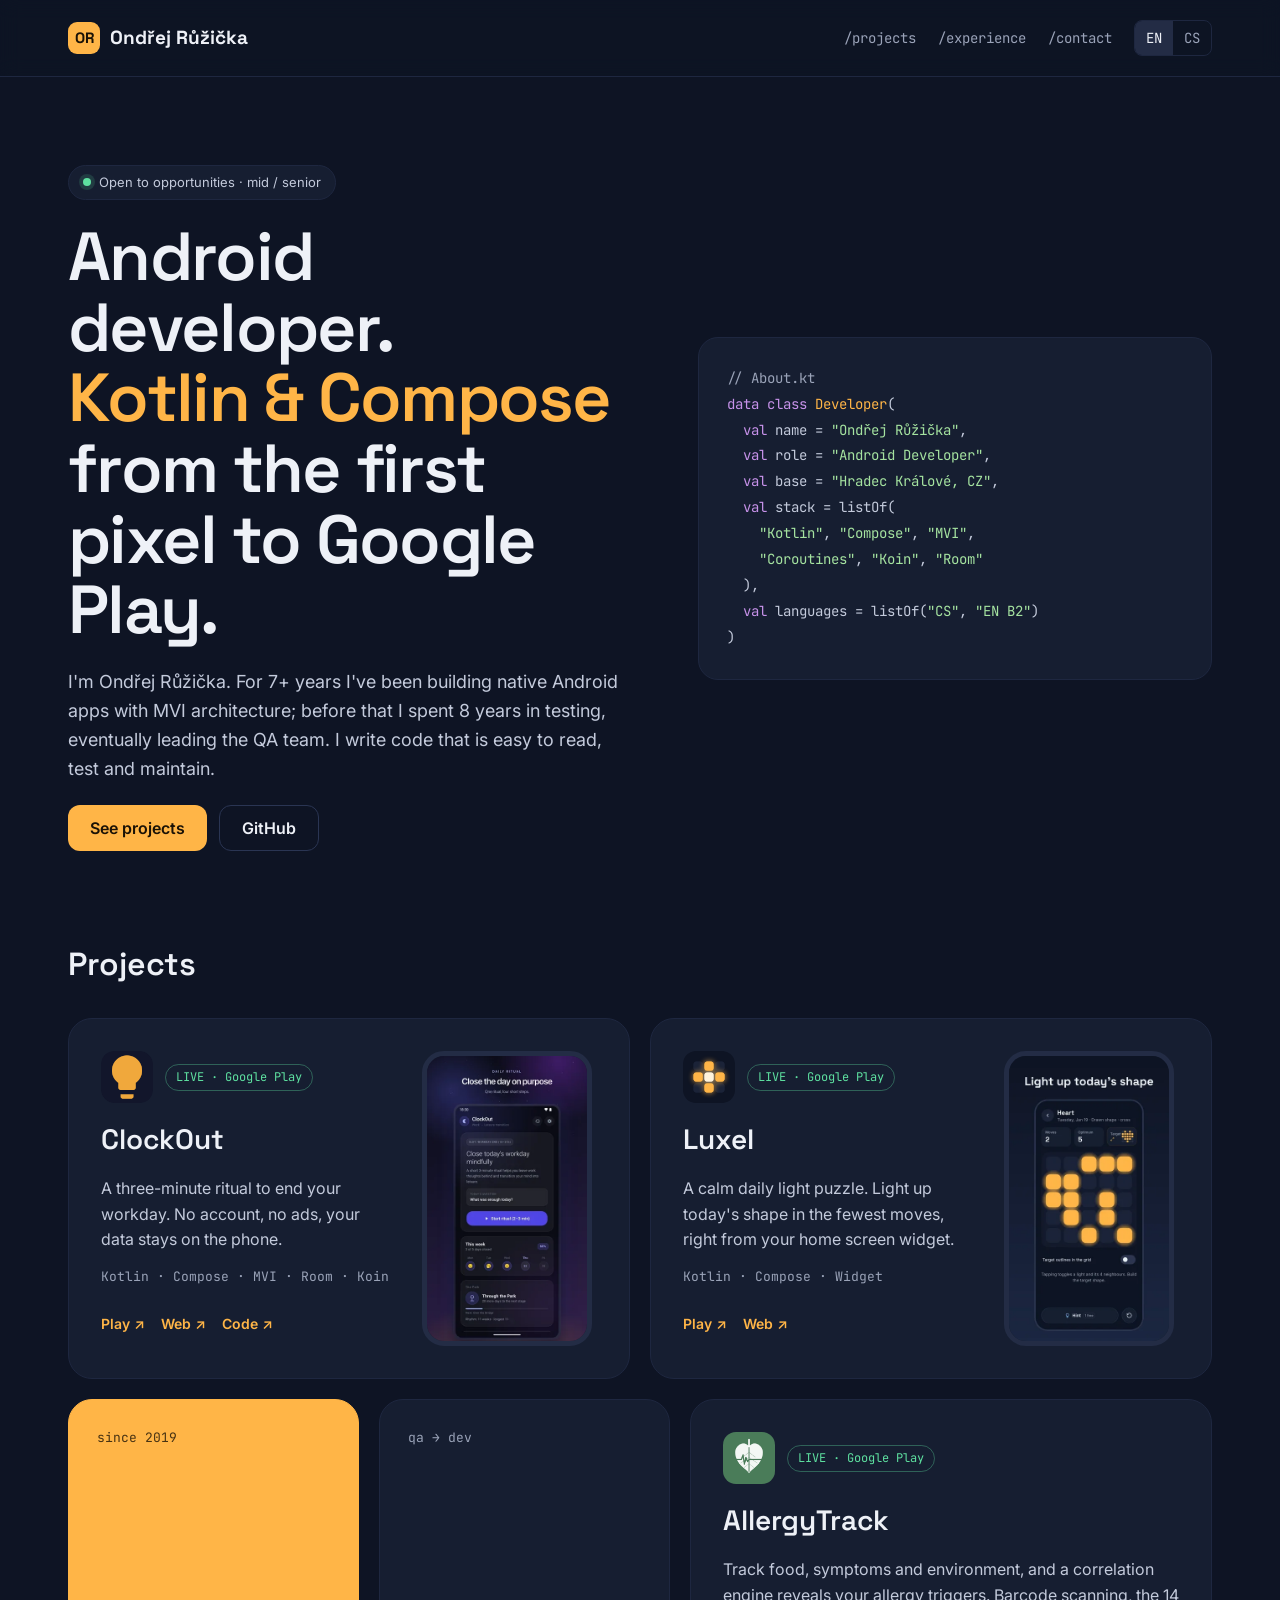
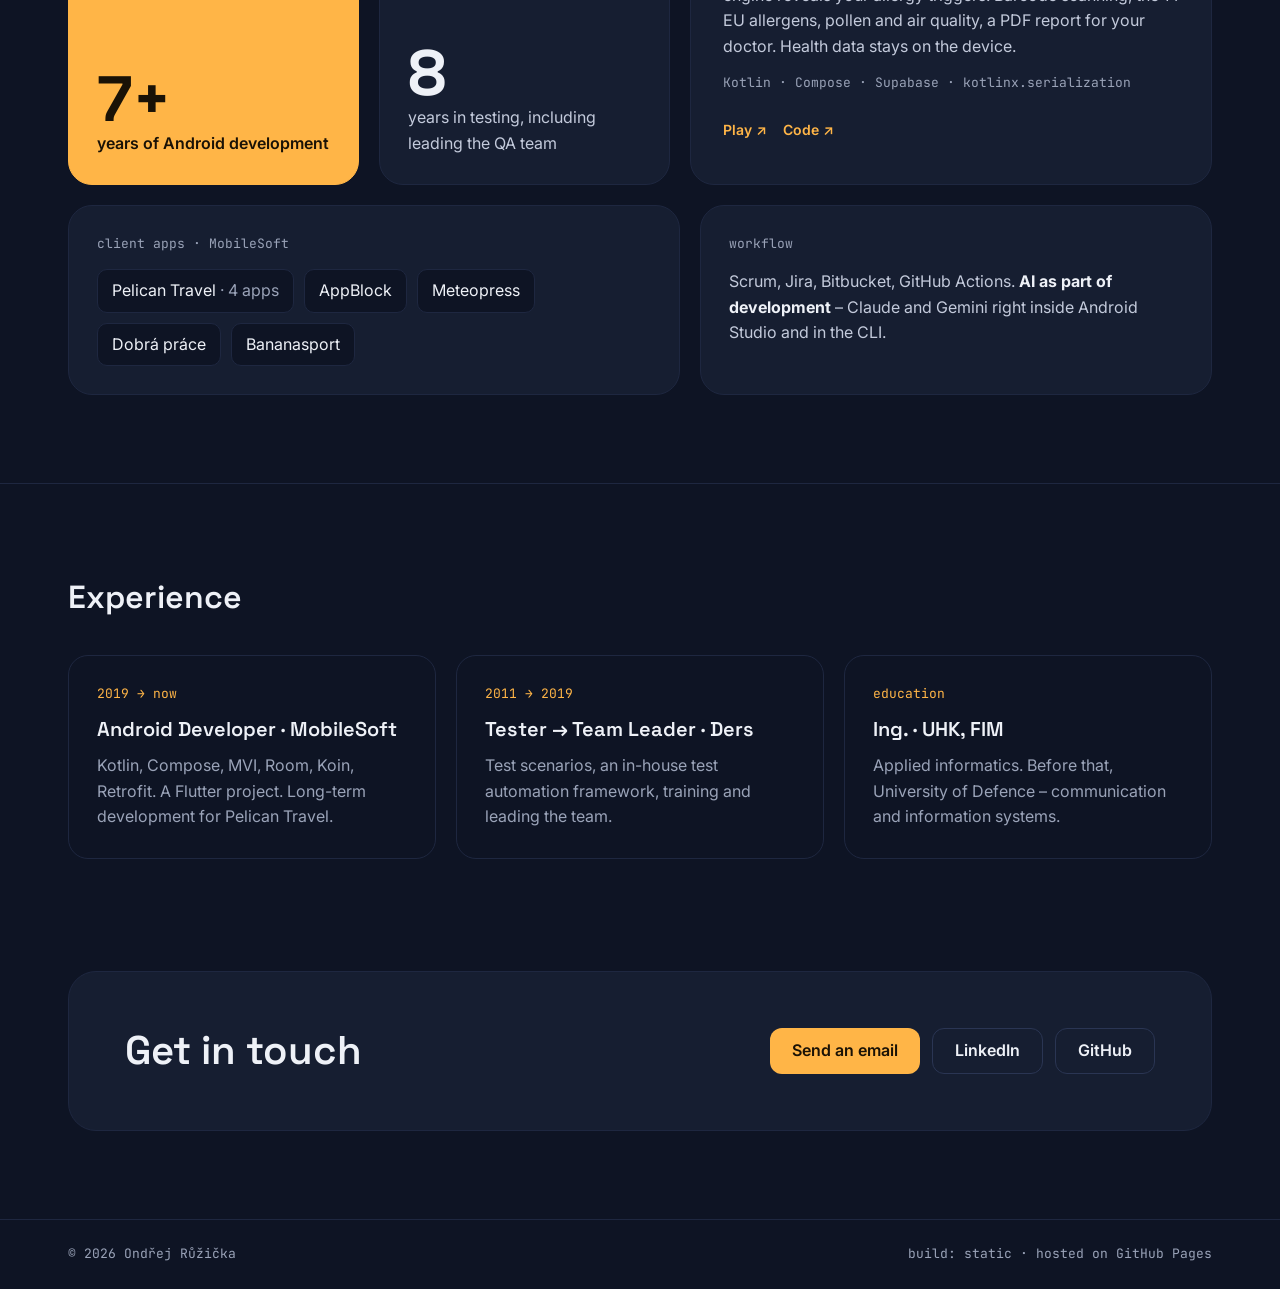
<file: index.html>
<!doctype html>
<html lang="en">
<head>
<meta charset="utf-8">
<meta name="viewport" content="width=device-width, initial-scale=1">
<script>
  (function () {
    try {
      var pref = localStorage.getItem('ruzickaond-lang');
      if (pref === 'cs') { location.replace('cs/'); return; }
      if (!pref && navigator.language && navigator.language.toLowerCase().indexOf('cs') === 0) { location.replace('cs/'); }
    } catch (e) {}
  })();
</script>
<title>Ondřej Růžička — Android Developer</title>
<meta name="description" content="Android developer with 7+ years of native Kotlin and Jetpack Compose experience. Author of ClockOut, Luxel and AllergyTrack on Google Play.">
<link rel="canonical" href="https://ruzickaond.github.io/">
<link rel="alternate" hreflang="en" href="https://ruzickaond.github.io/">
<link rel="alternate" hreflang="cs" href="https://ruzickaond.github.io/cs/">
<link rel="alternate" hreflang="x-default" href="https://ruzickaond.github.io/">
<meta property="og:type" content="website">
<meta property="og:title" content="Ondřej Růžička — Android Developer">
<meta property="og:description" content="Kotlin &amp; Compose, from the first pixel to Google Play.">
<meta property="og:url" content="https://ruzickaond.github.io/">
<meta property="og:image" content="https://ruzickaond.github.io/img/og-en.png">
<meta property="og:image:width" content="1200">
<meta property="og:image:height" content="630">
<meta name="twitter:card" content="summary_large_image">
<meta property="og:locale" content="en_US">
<meta property="og:locale:alternate" content="cs_CZ">
<meta name="theme-color" content="#0E1424">
<link rel="icon" href="favicon.svg" type="image/svg+xml">
<link rel="preconnect" href="https://fonts.googleapis.com">
<link rel="preconnect" href="https://fonts.gstatic.com" crossorigin>
<link href="https://fonts.googleapis.com/css2?family=Inter:wght@400;500;600&amp;family=Space+Grotesk:wght@500;600;700&amp;family=JetBrains+Mono:wght@400;500&amp;display=swap" rel="stylesheet">
<link rel="stylesheet" href="style.css">
<script type="application/ld+json">
{"@context":"https://schema.org","@type":"Person","name":"Ondřej Růžička","jobTitle":"Android Developer","url":"https://ruzickaond.github.io/","address":{"@type":"PostalAddress","addressLocality":"Hradec Králové","addressCountry":"CZ"},"sameAs":["https://github.com/RuzickaOnd","https://www.linkedin.com/in/ond%C5%99ej-r%C5%AF%C5%BEi%C4%8Dka-8601609b/"],"knowsAbout":["Android","Kotlin","Jetpack Compose","Flutter"]}
</script>
</head>
<body>
<a class="skip" href="#main">Skip to content</a>

<header class="site-header">
  <nav class="wrap nav" aria-label="Main">
    <a class="brand" href="#top"><span class="brand-mark" aria-hidden="true">OR</span>Ondřej Růžička</a>
    <ul class="nav-links">
      <li><a href="#projects">/projects</a></li>
      <li><a href="#experience">/experience</a></li>
      <li><a href="#contact">/contact</a></li>
      <li class="lang"><span aria-current="true">EN</span><a href="cs/" hreflang="cs" lang="cs" onclick="try{localStorage.setItem('ruzickaond-lang','cs')}catch(e){}">CS</a></li>
    </ul>
  </nav>
</header>

<main id="main">
  <section id="top" class="wrap hero">
    <div class="hero-text">
      <span class="status">Open to opportunities · mid / senior</span>
      <h1>Android developer.<br><em>Kotlin &amp; Compose</em> from the first pixel to Google Play.</h1>
      <p class="lead">I'm Ondřej Růžička. For 7+ years I've been building native Android apps with MVI architecture; before that I spent 8 years in testing, eventually leading the QA team. I write code that is easy to read, test and maintain.</p>
      <div class="actions">
        <a class="btn btn-primary" href="#projects">See projects</a>
        <a class="btn btn-ghost" href="https://github.com/RuzickaOnd">GitHub</a>
      </div>
    </div>
<pre class="code" aria-label="Short profile written as Kotlin code"><span class="c">// About.kt</span>
<span class="k">data class</span> <span class="t">Developer</span>(
  <span class="k">val</span> name = <span class="s">"Ondřej Růžička"</span>,
  <span class="k">val</span> role = <span class="s">"Android Developer"</span>,
  <span class="k">val</span> base = <span class="s">"Hradec Králové, CZ"</span>,
  <span class="k">val</span> stack = listOf(
    <span class="s">"Kotlin"</span>, <span class="s">"Compose"</span>, <span class="s">"MVI"</span>,
    <span class="s">"Coroutines"</span>, <span class="s">"Koin"</span>, <span class="s">"Room"</span>
  ),
  <span class="k">val</span> languages = listOf(<span class="s">"CS"</span>, <span class="s">"EN B2"</span>)
)</pre>
  </section>

  <section id="projects" class="wrap section" aria-labelledby="projects-title">
    <h2 id="projects-title" class="section-title">Projects</h2>

    <div class="row">
      <article class="tile app">
        <div class="app-body">
          <div class="app-head"><img class="app-icon" src="img/clockout-icon.png" alt="" width="52" height="52"><span class="badge">LIVE · Google Play</span></div>
          <h3>ClockOut</h3>
          <p class="app-desc">A three-minute ritual to end your workday. No account, no ads, your data stays on the phone.</p>
          <p class="stack">Kotlin · Compose · MVI · Room · Koin</p>
          <div class="links"><a href="https://play.google.com/store/apps/details?id=org.clockout">Play ↗</a><a href="https://ruzickaond.github.io/clockout-app-web/">Web ↗</a><a href="https://github.com/RuzickaOnd/clockout-app">Code ↗</a></div>
        </div>
        <div class="app-shot"><img src="img/clockout-en.webp" alt="ClockOut screenshot" width="170" height="303" loading="lazy"></div>
      </article>

      <article class="tile app">
        <div class="app-body">
          <div class="app-head"><img class="app-icon" src="img/luxel-icon.png" alt="" width="52" height="52"><span class="badge">LIVE · Google Play</span></div>
          <h3>Luxel</h3>
          <p class="app-desc">A calm daily light puzzle. Light up today's shape in the fewest moves, right from your home screen widget.</p>
          <p class="stack">Kotlin · Compose · Widget</p>
          <div class="links"><a href="https://play.google.com/store/apps/details?id=app.luxel">Play ↗</a><a href="https://ruzickaond.github.io/luxel-web/">Web ↗</a></div>
        </div>
        <div class="app-shot"><img src="img/luxel-en.webp" alt="Luxel screenshot" width="170" height="303" loading="lazy"></div>
      </article>
    </div>

    <div class="row">
      <div class="tile stat stat-accent">
        <span class="tile-label">since 2019</span>
        <div><div class="stat-num">7+</div><div class="stat-cap">years of Android development</div></div>
      </div>
      <div class="tile stat">
        <span class="tile-label">qa → dev</span>
        <div><div class="stat-num">8</div><div class="stat-cap">years in testing, including leading the QA team</div></div>
      </div>
      <article class="tile app-wide">
        <div class="app-head"><img class="app-icon" src="img/allergytrack-icon.png" alt="" width="52" height="52"><span class="badge">LIVE · Google Play</span></div>
        <h3 style="font-size: 28px">AllergyTrack</h3>
        <p class="app-desc">Track food, symptoms and environment, and a correlation engine reveals your allergy triggers. Barcode scanning, the 14 EU allergens, pollen and air quality, a PDF report for your doctor. Health data stays on the device.</p>
        <p class="stack">Kotlin · Compose · Supabase · kotlinx.serialization</p>
        <div class="links"><a href="https://play.google.com/store/apps/details?id=com.allergytrack.app">Play ↗</a><a href="https://github.com/RuzickaOnd/AllergyTrack">Code ↗</a></div>
      </article>
    </div>

    <div class="row">
      <div class="tile" style="flex: 1 1 480px">
        <span class="tile-label">client apps · MobileSoft</span>
        <ul class="chips">
          <li>Pelican Travel <small>· 4 apps</small></li>
          <li>AppBlock</li>
          <li>Meteopress</li>
          <li>Dobrá práce</li>
          <li>Bananasport</li>
        </ul>
      </div>
      <div class="tile" style="flex: 1 1 380px">
        <span class="tile-label">workflow</span>
        <p style="color: var(--text2)">Scrum, Jira, Bitbucket, GitHub Actions. <strong style="color: var(--text)">AI as part of development</strong> – Claude and Gemini right inside Android Studio and in the CLI.</p>
      </div>
    </div>
  </section>

  <div id="experience" class="experience">
    <section class="wrap section" aria-labelledby="experience-title">
      <h2 id="experience-title" class="section-title">Experience</h2>
      <div class="row">
        <div class="job">
          <span class="job-when">2019 → now</span>
          <h3>Android Developer · MobileSoft</h3>
          <p>Kotlin, Compose, MVI, Room, Koin, Retrofit. A Flutter project. Long-term development for Pelican Travel.</p>
        </div>
        <div class="job">
          <span class="job-when">2011 → 2019</span>
          <h3>Tester → Team Leader · Ders</h3>
          <p>Test scenarios, an in-house test automation framework, training and leading the team.</p>
        </div>
        <div class="job">
          <span class="job-when">education</span>
          <h3>Ing. · UHK, FIM</h3>
          <p>Applied informatics. Before that, University of Defence – communication and information systems.</p>
        </div>
      </div>
    </section>
  </div>

  <section id="contact" class="wrap section" aria-labelledby="contact-title">
    <div class="contact">
      <h2 id="contact-title">Get in touch</h2>
      <div class="actions">
        <a class="btn btn-primary" href="mailto:ruzicka.ond@gmail.com">Send an email</a>
        <a class="btn btn-ghost" href="https://www.linkedin.com/in/ond%C5%99ej-r%C5%AF%C5%BEi%C4%8Dka-8601609b/">LinkedIn</a>
        <a class="btn btn-ghost" href="https://github.com/RuzickaOnd">GitHub</a>
      </div>
    </div>
  </section>
</main>

<footer class="site-footer">
  <div class="wrap"><span>© 2026 Ondřej Růžička</span><span>build: static · hosted on GitHub Pages</span></div>
</footer>
</body>
</html>
</file>
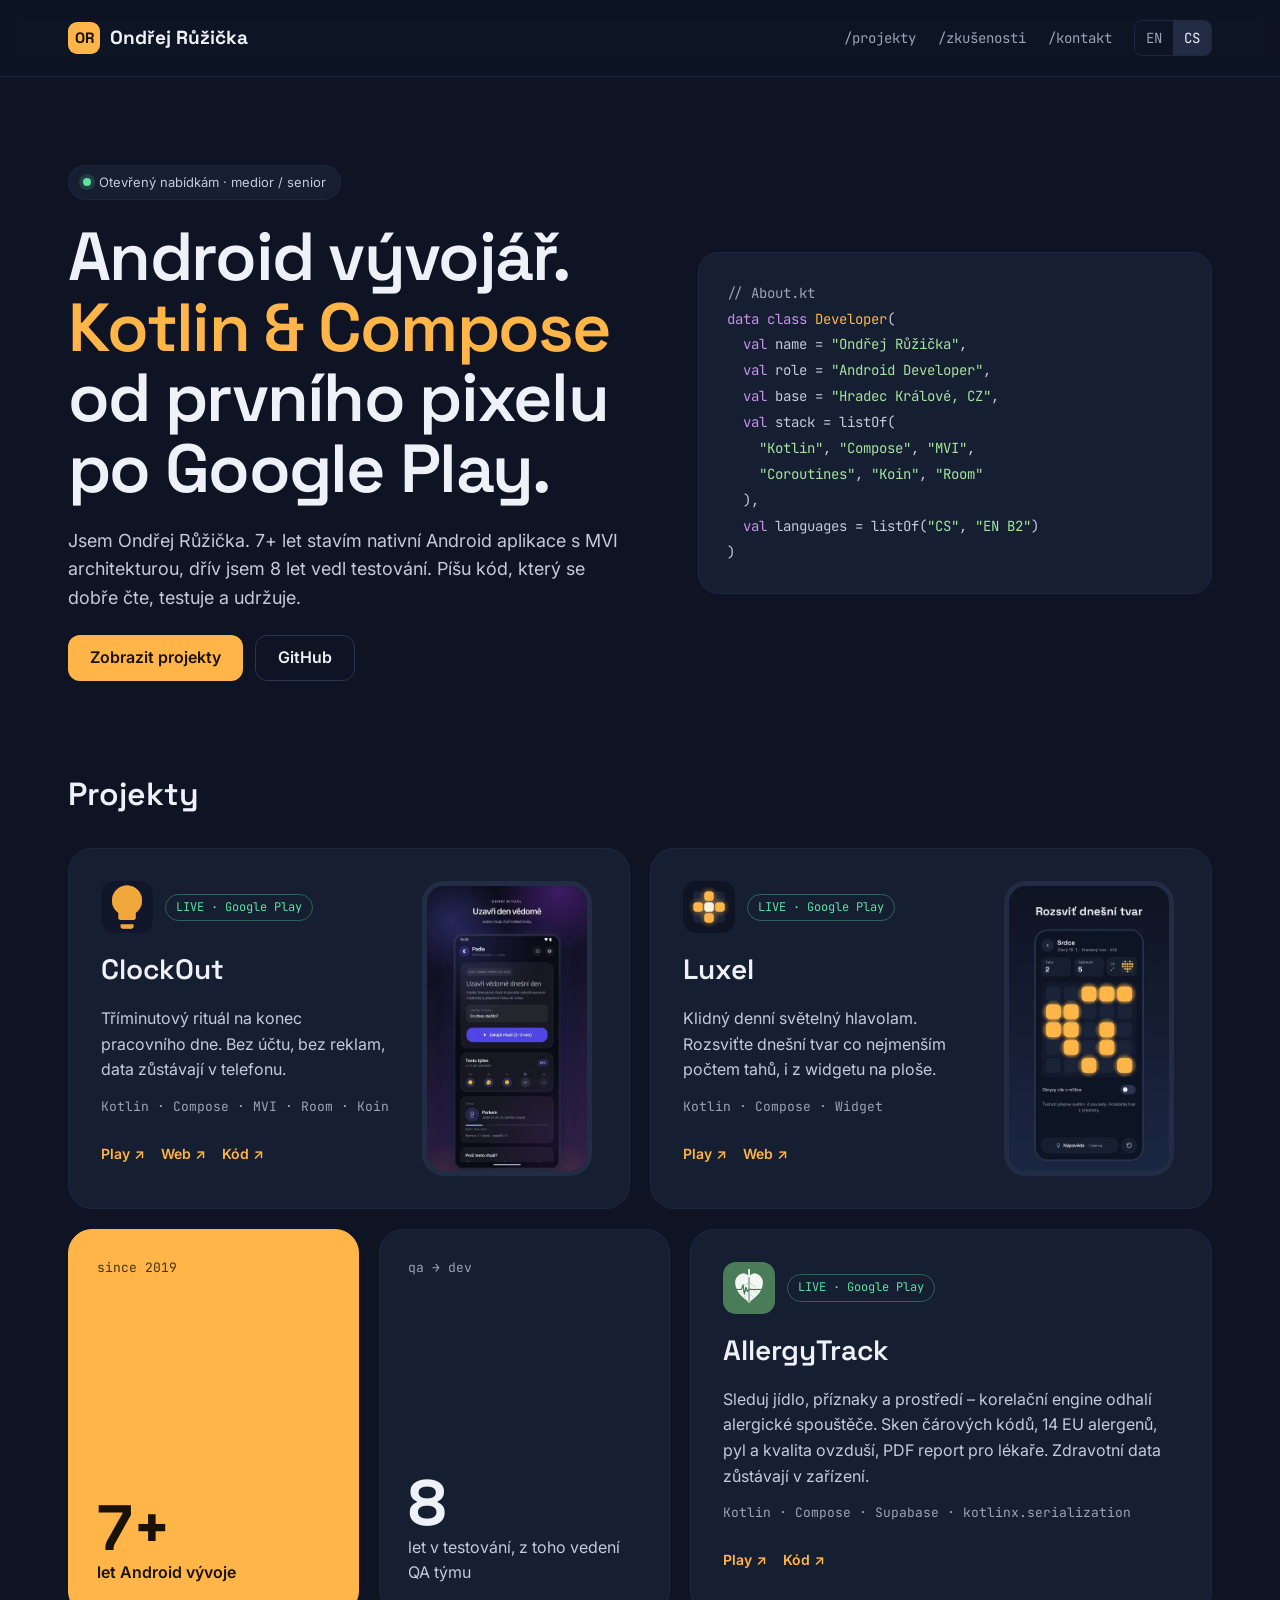
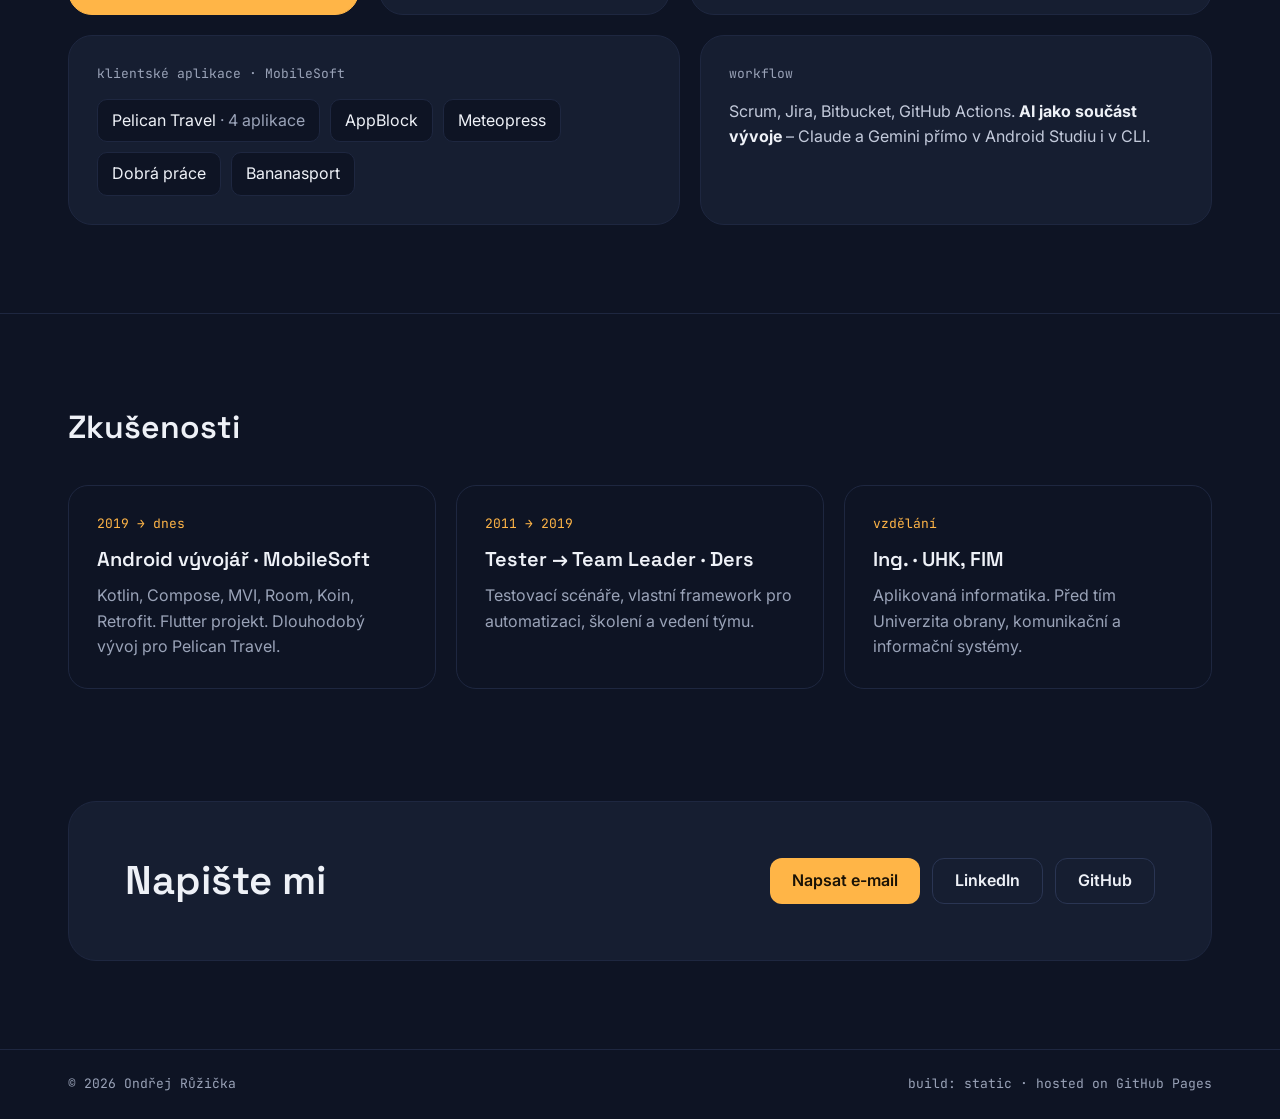
<file: cs/index.html>
<!doctype html>
<html lang="cs">
<head>
<meta charset="utf-8">
<meta name="viewport" content="width=device-width, initial-scale=1">
<title>Ondřej Růžička — Android vývojář</title>
<meta name="description" content="Android vývojář se 7+ lety nativního vývoje v Kotlinu a Jetpack Compose. Autor aplikací ClockOut, Luxel a AllergyTrack na Google Play.">
<link rel="canonical" href="https://ruzickaond.github.io/cs/">
<link rel="alternate" hreflang="en" href="https://ruzickaond.github.io/">
<link rel="alternate" hreflang="cs" href="https://ruzickaond.github.io/cs/">
<link rel="alternate" hreflang="x-default" href="https://ruzickaond.github.io/">
<meta property="og:type" content="website">
<meta property="og:title" content="Ondřej Růžička — Android vývojář">
<meta property="og:description" content="Kotlin a Compose od prvního pixelu po Google Play.">
<meta property="og:url" content="https://ruzickaond.github.io/cs/">
<meta property="og:image" content="https://ruzickaond.github.io/img/og-cs.png">
<meta property="og:image:width" content="1200">
<meta property="og:image:height" content="630">
<meta name="twitter:card" content="summary_large_image">
<meta property="og:locale" content="cs_CZ">
<meta property="og:locale:alternate" content="en_US">
<meta name="theme-color" content="#0E1424">
<link rel="icon" href="../favicon.svg" type="image/svg+xml">
<link rel="preconnect" href="https://fonts.googleapis.com">
<link rel="preconnect" href="https://fonts.gstatic.com" crossorigin>
<link href="https://fonts.googleapis.com/css2?family=Inter:wght@400;500;600&amp;family=Space+Grotesk:wght@500;600;700&amp;family=JetBrains+Mono:wght@400;500&amp;display=swap" rel="stylesheet">
<link rel="stylesheet" href="../style.css">
<script type="application/ld+json">
{"@context":"https://schema.org","@type":"Person","name":"Ondřej Růžička","jobTitle":"Android vývojář","url":"https://ruzickaond.github.io/cs/","address":{"@type":"PostalAddress","addressLocality":"Hradec Králové","addressCountry":"CZ"},"sameAs":["https://github.com/RuzickaOnd","https://www.linkedin.com/in/ond%C5%99ej-r%C5%AF%C5%BEi%C4%8Dka-8601609b/"],"knowsAbout":["Android","Kotlin","Jetpack Compose","Flutter"]}
</script>
</head>
<body>
<a class="skip" href="#main">Přeskočit na obsah</a>

<header class="site-header">
  <nav class="wrap nav" aria-label="Hlavní">
    <a class="brand" href="#top"><span class="brand-mark" aria-hidden="true">OR</span>Ondřej Růžička</a>
    <ul class="nav-links">
      <li><a href="#projects">/projekty</a></li>
      <li><a href="#experience">/zkušenosti</a></li>
      <li><a href="#contact">/kontakt</a></li>
      <li class="lang"><a href="../" hreflang="en" lang="en" onclick="try{localStorage.setItem('ruzickaond-lang','en')}catch(e){}">EN</a><span aria-current="true">CS</span></li>
    </ul>
  </nav>
</header>

<main id="main">
  <section id="top" class="wrap hero">
    <div class="hero-text">
      <span class="status">Otevřený nabídkám · medior / senior</span>
      <h1>Android vývojář.<br><em>Kotlin &amp; Compose</em> od prvního pixelu po Google Play.</h1>
      <p class="lead">Jsem Ondřej Růžička. 7+ let stavím nativní Android aplikace s MVI architekturou, dřív jsem 8 let vedl testování. Píšu kód, který se dobře čte, testuje a udržuje.</p>
      <div class="actions">
        <a class="btn btn-primary" href="#projects">Zobrazit projekty</a>
        <a class="btn btn-ghost" href="https://github.com/RuzickaOnd">GitHub</a>
      </div>
    </div>
<pre class="code" aria-label="Krátký profil zapsaný jako kód v Kotlinu"><span class="c">// About.kt</span>
<span class="k">data class</span> <span class="t">Developer</span>(
  <span class="k">val</span> name = <span class="s">"Ondřej Růžička"</span>,
  <span class="k">val</span> role = <span class="s">"Android Developer"</span>,
  <span class="k">val</span> base = <span class="s">"Hradec Králové, CZ"</span>,
  <span class="k">val</span> stack = listOf(
    <span class="s">"Kotlin"</span>, <span class="s">"Compose"</span>, <span class="s">"MVI"</span>,
    <span class="s">"Coroutines"</span>, <span class="s">"Koin"</span>, <span class="s">"Room"</span>
  ),
  <span class="k">val</span> languages = listOf(<span class="s">"CS"</span>, <span class="s">"EN B2"</span>)
)</pre>
  </section>

  <section id="projects" class="wrap section" aria-labelledby="projects-title">
    <h2 id="projects-title" class="section-title">Projekty</h2>

    <div class="row">
      <article class="tile app">
        <div class="app-body">
          <div class="app-head"><img class="app-icon" src="../img/clockout-icon.png" alt="" width="52" height="52"><span class="badge">LIVE · Google Play</span></div>
          <h3>ClockOut</h3>
          <p class="app-desc">Tříminutový rituál na konec pracovního dne. Bez účtu, bez reklam, data zůstávají v telefonu.</p>
          <p class="stack">Kotlin · Compose · MVI · Room · Koin</p>
          <div class="links"><a href="https://play.google.com/store/apps/details?id=org.clockout">Play ↗</a><a href="https://ruzickaond.github.io/clockout-app-web/cs/">Web ↗</a><a href="https://github.com/RuzickaOnd/clockout-app">Kód ↗</a></div>
        </div>
        <div class="app-shot"><img src="../img/clockout-cs.webp" alt="Snímek obrazovky ClockOut" width="170" height="303" loading="lazy"></div>
      </article>

      <article class="tile app">
        <div class="app-body">
          <div class="app-head"><img class="app-icon" src="../img/luxel-icon.png" alt="" width="52" height="52"><span class="badge">LIVE · Google Play</span></div>
          <h3>Luxel</h3>
          <p class="app-desc">Klidný denní světelný hlavolam. Rozsviťte dnešní tvar co nejmenším počtem tahů, i z widgetu na ploše.</p>
          <p class="stack">Kotlin · Compose · Widget</p>
          <div class="links"><a href="https://play.google.com/store/apps/details?id=app.luxel">Play ↗</a><a href="https://ruzickaond.github.io/luxel-web/cs/">Web ↗</a></div>
        </div>
        <div class="app-shot"><img src="../img/luxel-cs.webp" alt="Snímek obrazovky Luxel" width="170" height="303" loading="lazy"></div>
      </article>
    </div>

    <div class="row">
      <div class="tile stat stat-accent">
        <span class="tile-label">since 2019</span>
        <div><div class="stat-num">7+</div><div class="stat-cap">let Android vývoje</div></div>
      </div>
      <div class="tile stat">
        <span class="tile-label">qa → dev</span>
        <div><div class="stat-num">8</div><div class="stat-cap">let v testování, z toho vedení QA týmu</div></div>
      </div>
      <article class="tile app-wide">
        <div class="app-head"><img class="app-icon" src="../img/allergytrack-icon.png" alt="" width="52" height="52"><span class="badge">LIVE · Google Play</span></div>
        <h3 style="font-size: 28px">AllergyTrack</h3>
        <p class="app-desc">Sleduj jídlo, příznaky a prostředí – korelační engine odhalí alergické spouštěče. Sken čárových kódů, 14 EU alergenů, pyl a kvalita ovzduší, PDF report pro lékaře. Zdravotní data zůstávají v zařízení.</p>
        <p class="stack">Kotlin · Compose · Supabase · kotlinx.serialization</p>
        <div class="links"><a href="https://play.google.com/store/apps/details?id=com.allergytrack.app">Play ↗</a><a href="https://github.com/RuzickaOnd/AllergyTrack">Kód ↗</a></div>
      </article>
    </div>

    <div class="row">
      <div class="tile" style="flex: 1 1 480px">
        <span class="tile-label">klientské aplikace · MobileSoft</span>
        <ul class="chips">
          <li>Pelican Travel <small>· 4 aplikace</small></li>
          <li>AppBlock</li>
          <li>Meteopress</li>
          <li>Dobrá práce</li>
          <li>Bananasport</li>
        </ul>
      </div>
      <div class="tile" style="flex: 1 1 380px">
        <span class="tile-label">workflow</span>
        <p style="color: var(--text2)">Scrum, Jira, Bitbucket, GitHub Actions. <strong style="color: var(--text)">AI jako součást vývoje</strong> – Claude a Gemini přímo v Android Studiu i v CLI.</p>
      </div>
    </div>
  </section>

  <div id="experience" class="experience">
    <section class="wrap section" aria-labelledby="experience-title">
      <h2 id="experience-title" class="section-title">Zkušenosti</h2>
      <div class="row">
        <div class="job">
          <span class="job-when">2019 → dnes</span>
          <h3>Android vývojář · MobileSoft</h3>
          <p>Kotlin, Compose, MVI, Room, Koin, Retrofit. Flutter projekt. Dlouhodobý vývoj pro Pelican Travel.</p>
        </div>
        <div class="job">
          <span class="job-when">2011 → 2019</span>
          <h3>Tester → Team Leader · Ders</h3>
          <p>Testovací scénáře, vlastní framework pro automatizaci, školení a vedení týmu.</p>
        </div>
        <div class="job">
          <span class="job-when">vzdělání</span>
          <h3>Ing. · UHK, FIM</h3>
          <p>Aplikovaná informatika. Před tím Univerzita obrany, komunikační a informační systémy.</p>
        </div>
      </div>
    </section>
  </div>

  <section id="contact" class="wrap section" aria-labelledby="contact-title">
    <div class="contact">
      <h2 id="contact-title">Napište mi</h2>
      <div class="actions">
        <a class="btn btn-primary" href="mailto:ruzicka.ond@gmail.com">Napsat e-mail</a>
        <a class="btn btn-ghost" href="https://www.linkedin.com/in/ond%C5%99ej-r%C5%AF%C5%BEi%C4%8Dka-8601609b/">LinkedIn</a>
        <a class="btn btn-ghost" href="https://github.com/RuzickaOnd">GitHub</a>
      </div>
    </div>
  </section>
</main>

<footer class="site-footer">
  <div class="wrap"><span>© 2026 Ondřej Růžička</span><span>build: static · hosted on GitHub Pages</span></div>
</footer>
</body>
</html>
</file>
<file: style.css>
:root {
  --bg: #0E1424;
  --surface: #161E31;
  --surface-2: #232C45;
  --border: #1E2740;
  --border-2: #2A3553;
  --text: #EEF1F7;
  --text2: #C3CADB;
  --muted: #9AA3B8;
  --light: #FFB547;
  --light-hover: #FFD28A;
  --on-light: #1A1206;
  --live: #5EE0A0;
  --kw: #C792EA;
  --str: #A5E3A0;
  --sans: "Inter", system-ui, -apple-system, "Segoe UI", sans-serif;
  --display: "Space Grotesk", var(--sans);
  --mono: "JetBrains Mono", ui-monospace, SFMono-Regular, Menlo, monospace;
}

*, *::before, *::after { box-sizing: border-box; }
html { scroll-behavior: smooth; }
body {
  margin: 0;
  background: var(--bg);
  color: var(--text);
  font-family: var(--sans);
  font-size: 16px;
  line-height: 1.6;
  -webkit-font-smoothing: antialiased;
}
img { max-width: 100%; display: block; }
a { color: var(--light); }
a:hover { color: var(--light-hover); }
:focus-visible { outline: 2px solid var(--light); outline-offset: 3px; border-radius: 6px; }
h1, h2, h3 { font-family: var(--display); font-weight: 600; margin: 0; }
p { margin: 0; }

.wrap { max-width: 1200px; margin: 0 auto; padding: 0 28px; }
.mono { font-family: var(--mono); }
.skip { position: absolute; left: -9999px; }
.skip:focus { left: 16px; top: 16px; z-index: 10; background: var(--light); color: var(--on-light); padding: 8px 14px; border-radius: 8px; }

/* Header */
.site-header { border-bottom: 1px solid var(--border); position: sticky; top: 0; z-index: 5; background: rgba(14,20,36,0.85); backdrop-filter: blur(10px); -webkit-backdrop-filter: blur(10px); }
.nav { display: flex; flex-wrap: wrap; align-items: center; justify-content: space-between; gap: 12px 16px; padding-top: 16px; padding-bottom: 16px; }
.brand { display: flex; align-items: center; gap: 10px; color: var(--text); text-decoration: none; font-family: var(--display); font-weight: 700; font-size: 19px; }
.brand:hover { color: var(--text); }
.brand-mark { display: inline-flex; width: 32px; height: 32px; align-items: center; justify-content: center; border-radius: 9px; background: var(--light); color: var(--on-light); font-size: 15px; }
.nav-links { display: flex; flex-wrap: wrap; align-items: center; gap: 4px 22px; font-family: var(--mono); font-size: 14px; margin: 0; padding: 0; list-style: none; }
.nav-links a { color: var(--muted); text-decoration: none; display: inline-flex; min-height: 44px; align-items: center; }
.nav-links a:hover { color: var(--text); }
.lang { display: flex; border: 1px solid var(--border); border-radius: 8px; overflow: hidden; }
.lang a, .lang span { padding: 6px 11px; min-height: 0; text-decoration: none; }
.lang [aria-current] { background: var(--surface-2); color: var(--text); }

/* Hero */
.hero { display: flex; flex-wrap: wrap; align-items: center; gap: 56px; padding-top: 88px; padding-bottom: 64px; }
.hero-text { flex: 1 1 480px; display: flex; flex-direction: column; gap: 22px; min-width: 0; }
.status { display: inline-flex; align-self: flex-start; align-items: center; gap: 8px; padding: 6px 14px; border-radius: 999px; background: var(--surface); border: 1px solid var(--border); font-size: 13px; color: var(--text2); }
.status::before { content: ""; width: 8px; height: 8px; border-radius: 50%; background: var(--live); box-shadow: 0 0 0 4px rgba(94,224,160,0.15); }
.hero h1 { font-size: clamp(40px, 5.4vw, 68px); line-height: 1.04; letter-spacing: -0.025em; }
.hero h1 em { font-style: normal; color: var(--light); }
.lead { max-width: 560px; font-size: 18px; color: var(--text2); }
.actions { display: flex; flex-wrap: wrap; gap: 12px; }
.btn { display: inline-flex; align-items: center; min-height: 46px; padding: 0 22px; border-radius: 12px; font-weight: 600; text-decoration: none; transition: transform .15s ease, background .15s ease, border-color .15s ease; }
.btn:hover { transform: translateY(-1px); }
.btn-primary { background: var(--light); color: var(--on-light); }
.btn-primary:hover { background: var(--light-hover); color: var(--on-light); }
.btn-ghost { border: 1px solid var(--border-2); color: var(--text); }
.btn-ghost:hover { border-color: var(--muted); color: var(--text); }

.code { flex: 1 1 420px; min-width: 0; margin: 0; padding: 28px; border-radius: 20px; background: var(--surface); border: 1px solid var(--border); font-family: var(--mono); font-size: 14px; line-height: 1.85; color: var(--text2); overflow-x: auto; }
.code .c { color: var(--muted); }
.code .k { color: var(--kw); }
.code .t { color: var(--light); }
.code .s { color: var(--str); }

/* Sections */
.section { padding-top: 24px; padding-bottom: 88px; display: flex; flex-direction: column; gap: 20px; }
.section-title { font-size: 32px; margin-bottom: 8px; }
.row { display: flex; flex-wrap: wrap; gap: 20px; }
.tile { min-width: 0; padding: 28px; border-radius: 24px; background: var(--surface); border: 1px solid var(--border); display: flex; flex-direction: column; gap: 14px; }
.tile-label { font-family: var(--mono); font-size: 13px; color: var(--muted); }

/* App cards */
.app { flex: 1 1 480px; flex-direction: row; flex-wrap: wrap; gap: 28px; padding: 32px; overflow: hidden; }
.app-wide { flex: 2 1 420px; flex-direction: column; padding: 32px; }
.app-body { flex: 1 1 220px; display: flex; flex-direction: column; gap: 14px; }
.app-head { display: flex; align-items: center; gap: 12px; }
.app-icon { width: 52px; height: 52px; border-radius: 13px; }
.badge { font-family: var(--mono); font-size: 12px; color: var(--live); padding: 3px 10px; border-radius: 999px; border: 1px solid rgba(94,224,160,0.35); }
.app h3 { font-size: 28px; }
.app-desc { color: var(--text2); }
.stack { font-family: var(--mono); font-size: 13px; color: var(--muted); }
.links { display: flex; flex-wrap: wrap; gap: 4px 16px; margin-top: auto; font-weight: 600; font-size: 14px; }
.links a { display: inline-flex; min-height: 44px; align-items: center; text-decoration: none; }
.app-shot { flex: 0 1 180px; display: flex; justify-content: center; align-items: flex-end; }
.app-shot img { width: 170px; height: auto; border-radius: 22px; border: 5px solid var(--surface-2); }

/* Stats */
.stat { flex: 1 1 240px; justify-content: space-between; gap: 24px; }
.stat-num { font-family: var(--display); font-weight: 700; font-size: 64px; line-height: 1; }
.stat-accent { background: var(--light); color: var(--on-light); border-color: var(--light); }
.stat-accent .tile-label { color: var(--on-light); opacity: .8; }
.stat-accent .stat-cap { font-weight: 600; }
.stat .stat-cap { color: var(--text2); }
.stat-accent .stat-cap { color: var(--on-light); }

.chips { display: flex; flex-wrap: wrap; gap: 10px; margin: 0; padding: 0; list-style: none; }
.chips li { padding: 8px 14px; border-radius: 10px; background: var(--bg); border: 1px solid var(--border); }
.chips small { color: var(--muted); font-size: inherit; }

/* Experience */
.experience { border-top: 1px solid var(--border); }
.experience .section { padding-top: 88px; gap: 24px; }
.job { flex: 1 1 340px; padding: 28px; border-radius: 20px; border: 1px solid var(--border); display: flex; flex-direction: column; gap: 8px; }
.job-when { font-family: var(--mono); font-size: 13px; color: var(--light); }
.job h3 { font-size: 20px; }
.job p { color: var(--muted); }

/* Contact */
.contact { padding: 56px; border-radius: 28px; background: var(--surface); border: 1px solid var(--border); display: flex; flex-wrap: wrap; align-items: center; justify-content: space-between; gap: 32px; }
.contact h2 { font-size: 40px; line-height: 1.1; }

.site-footer { border-top: 1px solid var(--border); }
.site-footer .wrap { padding-top: 24px; padding-bottom: 24px; display: flex; flex-wrap: wrap; justify-content: space-between; gap: 12px; font-family: var(--mono); font-size: 13px; color: var(--muted); }

@media (max-width: 640px) {
  .wrap { padding: 0 20px; }
  .hero { padding-top: 56px; gap: 40px; }
  .app, .app-wide, .contact { padding: 24px; }
  .contact h2 { font-size: 32px; }
  .stat-num { font-size: 52px; }
  .code { font-size: 12.5px; padding: 20px; }
}
@media (prefers-reduced-motion: reduce) {
  html { scroll-behavior: auto; }
  .btn { transition: none; }
  .btn:hover { transform: none; }
}
</file>
